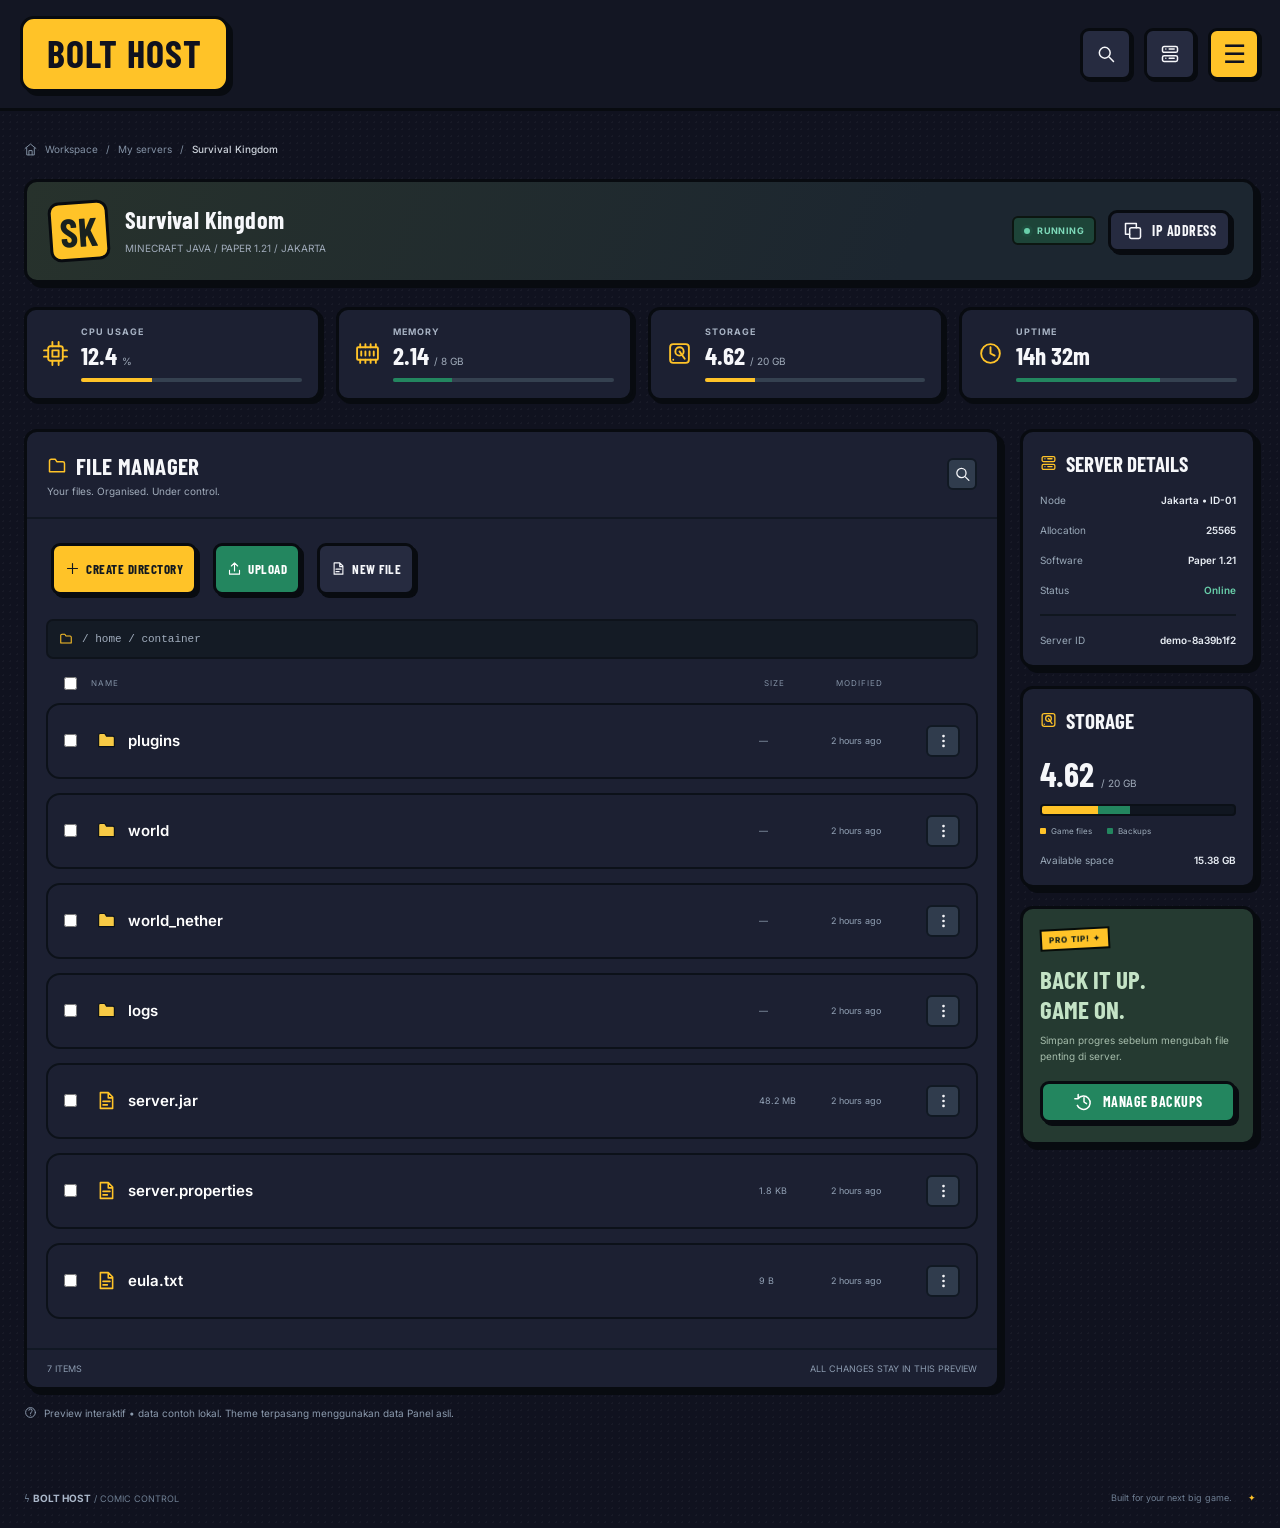
<file: web/index.html>
<!doctype html>
<html lang="id">
<head>
  <meta charset="utf-8"><meta name="viewport" content="width=device-width,initial-scale=1">
  <meta name="theme-color" content="#f7ca45"><meta name="description" content="Comic gaming control panel and guided Pterodactyl installer.">
  <title>BOLT HOST — Comic Control</title><link rel="icon" href="assets/bolt.svg" type="image/svg+xml">
  <link rel="stylesheet" href="style.css"><link rel="stylesheet" href="revision.css"><script src="app.js" defer></script>
</head>
<body>
  <aside class="sidebar">
    <a class="brand" href="#files"><span class="brand-icon">ϟ</span><span>BOLT<span class="brand-host">HOST</span><small>GAME ON. STAY IN CONTROL.</small></span></a>
    <div class="side-label">YOUR WORKSPACE</div>
    <button class="side-nav" data-page="overview" data-icon="grid">Overview</button>
    <button class="side-nav selected" data-page="files" data-icon="server">My servers <span class="count">03</span></button>
    <button class="side-nav" data-page="installer" data-icon="bolt">Auto installer <span class="tiny-tag">NEW</span></button>
    <div class="side-label lower">PREFERENCES</div>
    <button class="side-nav" data-action="brand" data-icon="settings">Brand settings</button>
    <button class="side-nav" data-action="help" data-icon="help">Quick guide</button>
    <div class="side-promo"><div class="promo-orbit">ϟ</div><span class="eyebrow">LESS SETUP. MORE PLAY.</span><h3>READY TO<br>LEVEL UP?</h3><p>Panel & Wings.<br>Satu wizard, semua siap.</p><button class="btn yellow" data-page="installer">LET’S INSTALL <span>↗</span></button></div>
    <div class="side-bottom"><span class="dot"></span> COMIC EDITION <span>01 / 26</span></div>
  </aside>
  <div class="workspace">
    <header class="topbar"><div class="top-title"><span class="mini-bolt">ϟ</span><span id="headerBrand">BOLT HOST</span><span class="mode-badge" id="modeBadge">PREVIEW</span></div><div class="header-actions"><button class="icon-btn" data-action="search" title="Search" aria-label="Search" data-icon="search"></button><button class="icon-btn" data-page="overview" title="Servers" aria-label="Servers" data-icon="server"></button><button class="icon-btn menu-toggle" data-action="right-menu" aria-label="Buka menu kanan" title="Menu">☰</button><button class="avatar" data-action="profile" aria-label="Profile">AD</button></div></header>
    <main id="main" tabindex="-1"></main>
    <footer class="footer"><span>ϟ <b>BOLT HOST</b> <span> / COMIC CONTROL</span></span><span>Built for your next big game. <i>✦</i></span></footer>
  </div>
  <dialog id="rightMenu" class="right-menu"><div class="right-menu-head"><strong>SERVER MENU</strong><button type="button" class="icon-btn" data-action="close-menu" aria-label="Tutup menu">×</button></div><div id="rightMenuBody"></div></dialog>
  <nav class="mobile-nav" aria-label="Navigasi utama"><button data-page="overview" data-icon="grid">Home</button><button data-page="files" data-icon="server">Servers</button><button data-page="installer" data-icon="bolt">Installer</button><button data-action="profile" data-icon="user">Profile</button></nav>
  <dialog id="modal"><form id="modalForm"><button type="button" class="close icon-btn" data-action="close" aria-label="Tutup">×</button><div id="modalContent"></div><div id="modalButtons" class="modal-actions"></div></form></dialog>
  <div id="toast" role="status" aria-live="polite"></div>
</body>
</html>
</file>
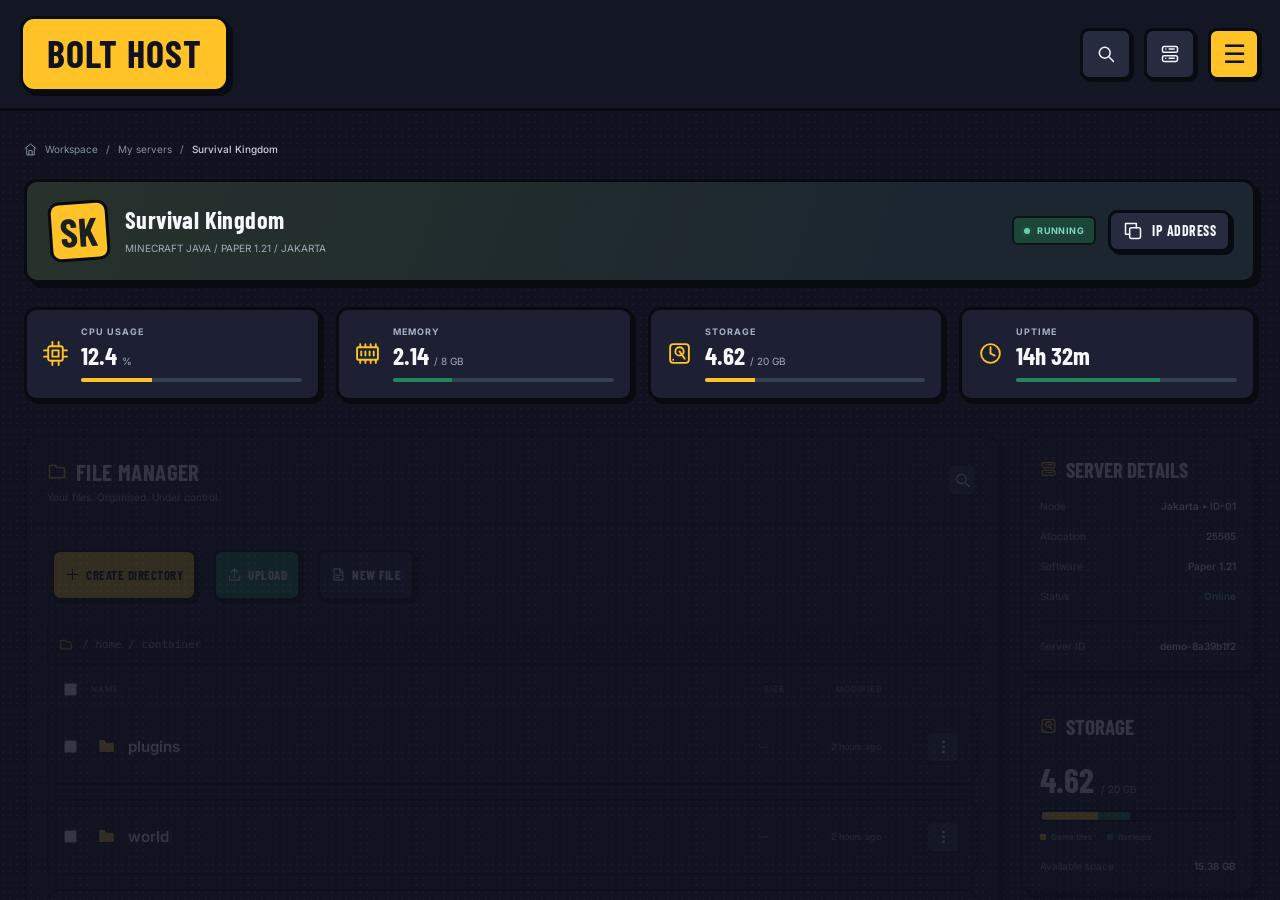
<file: PREVIEW.html>
<!doctype html><html lang="id"><meta charset="utf-8"><meta name="viewport" content="width=device-width,initial-scale=1"><meta http-equiv="refresh" content="0;url=web/index.html"><title>Open Comic Ptero Preview</title><body><a href="web/index.html">Buka preview dashboard & installer</a></body></html>
</file>
<file: web/style.css>
@font-face{font-family:Barlow;src:url('assets/BarlowCondensed-Bold.ttf')}@font-face{font-family:Inter;src:url('assets/Inter.ttf')}
:root{--bg:#10141c;--panel:#1b222e;--panel2:#242d3a;--yellow:#f7ca45;--green:#299c73;--green-light:#69cfaa;--text:#f6f7fa;--muted:#a0abba;--black:#080b10;--red:#ef6c74;--border:3px solid var(--black);--shadow:5px 5px 0 var(--black)}
*{box-sizing:border-box}html{scroll-behavior:smooth}body{margin:0;background:var(--bg);color:var(--text);font:14px Inter,Arial,sans-serif;background-image:radial-gradient(#ffffff09 1px,transparent 1px);background-size:7px 7px}button,input,select,textarea{font:inherit}button,a,input{ -webkit-tap-highlight-color:transparent}button,a{touch-action:manipulation}button{cursor:pointer}a{color:inherit;text-decoration:none}button:disabled{opacity:.48;cursor:not-allowed}button:focus-visible,a:focus-visible,input:focus-visible,textarea:focus-visible,select:focus-visible{outline:3px solid var(--yellow);outline-offset:4px}button{color:var(--text)}h1,h2,h3,h4,p{margin:0}h1,h2,h3,h4,.brand,.btn,.top-title{font-family:Barlow,'Arial Narrow',Impact,sans-serif}h1{font-size:52px;line-height:1;letter-spacing:.5px}h2{font-size:29px;letter-spacing:.4px}h3{font-size:24px}p{color:var(--muted);line-height:1.6}small{font-size:11px}svg{width:20px;height:20px;fill:none;stroke:currentColor;stroke-width:1.8;stroke-linecap:round;stroke-linejoin:round;flex-shrink:0}.sidebar{position:fixed;inset:0 auto 0 0;width:236px;padding:28px 20px 20px;background:#151b25;border-right:var(--border);display:flex;flex-direction:column;z-index:20}.brand{display:flex;align-items:center;background:var(--yellow);color:#10141c;border:var(--border);border-radius:12px;box-shadow:var(--shadow);padding:12px 10px;gap:5px;font-size:30px;line-height:.95;transform:rotate(-2deg);white-space:nowrap}.brand-icon{font-size:56px;line-height:1;transform:skew(-8deg)}.brand-host{font-weight:400}.brand small{display:block;font-family:Arial,sans-serif;font-size:7px;font-weight:900;margin-top:8px;letter-spacing:.7px}.side-label{font-size:9px;color:#7e8b9e;font-weight:800;letter-spacing:1.5px;margin:40px 12px 15px}.side-label.lower{margin-top:28px}.side-nav{display:flex;align-items:center;gap:12px;width:100%;padding:12px 11px;background:none;border:3px solid transparent;border-radius:10px;font-size:12px;font-weight:650;text-align:left;color:#a8b1c1;margin:3px 0;min-height:47px}.side-nav.selected{background:var(--yellow);border:var(--border);color:var(--black);box-shadow:3px 3px 0 var(--black)}.side-nav:hover:not(.selected){background:var(--panel2);color:white}.count{margin-left:auto;background:#111a22;color:var(--yellow);font-size:10px;border-radius:5px;padding:3px 5px}.tiny-tag{margin-left:auto;font-size:8px;background:#204c40;color:#8ae3b7;border-radius:4px;padding:4px}.side-promo{margin-top:auto;position:relative;overflow:hidden;border:var(--border);box-shadow:var(--shadow);border-radius:13px;background:radial-gradient(#53613f44 1px,transparent 1px),#232c28;background-size:5px 5px;padding:22px 15px 16px}.eyebrow{font-size:9px;letter-spacing:1.5px;font-weight:850;color:var(--yellow)}.side-promo h3{font-size:30px;line-height:.95;margin:13px 0 12px;color:var(--yellow)}.side-promo p{font-size:11px;line-height:1.6;margin-bottom:20px}.promo-orbit{position:absolute;right:-15px;top:20px;font:bold 135px Impact;line-height:1;color:#354b38;transform:rotate(12deg);z-index:0}.side-promo>*:not(.promo-orbit){position:relative}.side-promo .btn{width:100%;font-size:14px;padding:10px;justify-content:space-between;min-height:42px}.side-bottom{font-size:8px;font-weight:bold;letter-spacing:1px;display:flex;gap:6px;margin-top:22px;align-items:center;color:#8795a6}.side-bottom>span:last-child{margin-left:auto}.dot{width:6px;height:6px;display:inline-block;border-radius:50%;background:var(--green-light);box-shadow:0 0 0 3px #299c7318}.workspace{margin-left:236px}.topbar{height:89px;padding:0 38px;display:flex;align-items:center;justify-content:space-between;border-bottom:var(--border);background:#141922ee;gap:12px}.top-title{display:flex;align-items:center;gap:9px;font-size:21px;letter-spacing:1px;white-space:nowrap}.top-title b{color:var(--yellow)}.mini-bolt{font:bold 32px Impact;color:var(--yellow)}.mode-badge{font:800 8px Inter,Arial;letter-spacing:.5px;border:1px solid #515051;border-radius:4px;color:var(--muted);padding:5px 6px;margin-left:6px}.mode-badge.live{border-color:var(--green);color:var(--green-light)}.header-actions{display:flex;align-items:center;gap:10px}.icon-btn,.avatar{display:inline-flex;align-items:center;justify-content:center;min-width:44px;min-height:44px;padding:9px;border:var(--border);border-radius:9px;background:var(--panel2);box-shadow:2px 2px 0 var(--black);position:relative}.icon-btn:hover{background:#354153}.notification i{position:absolute;right:9px;top:9px;width:5px;height:5px;background:var(--yellow);border-radius:50%}.avatar{background:var(--green);font-weight:800;color:white}.btn{display:inline-flex;align-items:center;justify-content:center;gap:9px;border:var(--border);border-radius:9px;background:var(--panel2);box-shadow:3px 3px 0 var(--black);padding:11px 17px;min-height:45px;font-size:16px;letter-spacing:.5px;font-weight:700;transition:transform .15s,box-shadow .15s;white-space:nowrap}.btn.yellow{background:var(--yellow);color:#111820}.btn.green{background:var(--green);color:#fff}.btn.danger{background:#632d37;color:#ffb9bf}.btn:hover{transform:translate(-1px,-2px);box-shadow:5px 5px 0 var(--black)}.btn:active{transform:translate(3px,3px);box-shadow:none}.btn.small{padding:8px 12px;font-size:14px;min-height:38px}.btn.wide{width:100%}main{padding:28px 38px 10px;max-width:1530px;margin:auto;min-height:calc(100vh - 163px)}.breadcrumb{color:#8290a3;font-size:10px;display:flex;gap:8px;align-items:center;margin-bottom:23px}.breadcrumb svg{width:13px;height:13px}.breadcrumb b{color:#cdd3db;font-weight:500}.hero{display:flex;justify-content:space-between;align-items:center;gap:24px;margin-bottom:26px}.hero p{font-size:12px;margin-top:11px}.hero h1 span{color:var(--yellow)}.hero .eyebrow{display:block;margin-bottom:9px}.hero-sticker{margin:6px 13px 0 0;transform:rotate(7deg);background:var(--yellow);color:#17201d;border:var(--border);padding:12px 23px;box-shadow:5px 5px 0 #000;font-family:Barlow,Impact;text-align:center;font-size:17px;position:relative}.hero-sticker strong{font-size:30px;display:block;line-height:1}.hero-sticker:before{content:'✦';position:absolute;right:-17px;top:-23px;font:36px Arial;color:var(--green-light);text-shadow:2px 2px #000}.server-card{background:linear-gradient(110deg,#27322c,#1c2630 72%);border:var(--border);border-radius:13px;box-shadow:var(--shadow);padding:19px 22px;display:flex;align-items:center;gap:16px;position:relative;overflow:hidden}.server-avatar{background:var(--yellow);color:#19211e;font:40px Barlow,Impact;border:var(--border);border-radius:11px;min-width:60px;height:60px;display:grid;place-items:center;transform:rotate(-4deg)}.server-card h2{font-size:24px}.server-card p{font-size:10px;margin-top:6px}.server-name{flex:1}.pill{font-size:9px;letter-spacing:.4px;display:inline-flex;align-items:center;gap:7px;border:2px solid #0c1611;background:#1d4438;color:#7edaba;border-radius:6px;font-weight:700;padding:7px 10px;white-space:nowrap}.server-actions{display:flex;align-items:center;gap:12px}.stat-grid{display:grid;grid-template-columns:repeat(4,1fr);gap:15px;margin:19px 0}.stat{display:flex;align-items:center;gap:13px;padding:16px;border:var(--border);border-radius:12px;background:var(--panel);box-shadow:3px 3px 0 var(--black)}.stat>svg{color:var(--yellow);width:25px;height:25px}.stat label{font-size:9px;color:#a7b2c3;display:block;font-weight:700;letter-spacing:1px}.stat strong{display:block;font-family:Barlow,Impact;font-size:25px;margin-top:3px}.stat strong small{font:10px Inter,Arial;color:var(--muted)}.mini-meter{height:4px;border-radius:5px;background:#354150;margin-top:8px;overflow:hidden}.mini-meter i{height:100%;display:block;background:var(--yellow)}.mini-meter i.emerald{background:var(--green)}.stat>div{width:100%}.tabs{display:flex;overflow-x:auto;gap:4px;background:#181e28;border:var(--border);border-radius:11px;padding:7px;scrollbar-width:thin;scrollbar-color:#566042 #181e28;margin:25px 0 22px}.tab{border:2px solid transparent;background:none;color:#a8b3c3;white-space:nowrap;padding:10px 12px;border-radius:7px;display:flex;align-items:center;gap:6px;font-size:10px;font-weight:650;min-height:42px}.tab svg{width:14px;height:14px}.tab.active{background:var(--yellow);color:var(--black);border-color:var(--black);box-shadow:2px 2px 0 #000}.tab:hover:not(.active){background:var(--panel2);color:white}.content-grid{display:grid;grid-template-columns:minmax(0,1fr) 236px;gap:20px}.card{background:var(--panel);border:var(--border);border-radius:13px;box-shadow:var(--shadow);overflow:hidden;animation:pop .25s ease both}.card-head{display:flex;align-items:center;justify-content:space-between;gap:12px;padding:20px;border-bottom:2px solid #111722}.card-head h2{display:flex;gap:9px;align-items:center;font-size:23px}.card-head h2 svg{color:var(--yellow)}.sub-label{font-size:10px;color:var(--muted);margin-top:5px}.file-actions{display:flex;gap:8px;flex-wrap:wrap;padding:17px 19px 13px}.file-actions .btn{font-size:13px;padding:9px 11px;min-height:39px;gap:6px}.file-actions svg{width:15px;height:15px}.pathbar{display:flex;align-items:center;gap:9px;color:#a1adbd;font:11px ui-monospace,monospace;background:#141b25;border:2px solid #0e131b;border-radius:7px;margin:0 19px 15px;padding:11px}.pathbar svg{width:14px;height:14px;color:var(--yellow)}.pathbar .up{margin-left:auto;color:var(--yellow);border:0;background:none}.file-table{padding:0 19px 15px}.file-table-head,.file-row{display:grid;grid-template-columns:22px minmax(0,1fr) 62px 85px 34px;gap:10px;align-items:center}.file-table-head{font-size:8px;letter-spacing:1px;color:#8290a4;padding:0 13px 10px}.file-row{padding:9px 10px;min-height:53px;background:#222c3a;border:2px solid #0c1119;border-radius:8px;margin-bottom:7px;font-size:11px;transition:background .15s}.file-row:hover{background:#2b3748}.file-row input{accent-color:var(--yellow);width:13px;height:13px;margin:0}.file-name{display:flex;align-items:center;gap:11px;border:0;background:none;padding:3px 0;color:white;min-width:0;text-align:left;font-size:11px;font-weight:600;min-height:30px}.file-name span{overflow:hidden;text-overflow:ellipsis;white-space:nowrap}.file-name svg{width:21px;height:21px;color:var(--yellow)}.file-name svg.folder{fill:#f7ca45;stroke:#0a1018;stroke-width:1.3}.file-meta{font-size:9px;color:#92a1b5}.file-menu{min-width:30px;min-height:32px;box-shadow:none;border:2px solid #111923;background:#303c4d;padding:4px;border-radius:6px}.file-menu svg{width:17px}.file-summary{display:flex;justify-content:space-between;border-top:2px solid #111824;padding:13px 20px;font-size:9px;color:#8c9bb0}.rail{display:flex;flex-direction:column;gap:18px}.rail .card{padding:19px 17px}.rail h3{font-size:21px;display:flex;gap:9px;align-items:center}.rail h3 svg{color:var(--yellow);width:17px}.info-line{display:flex;justify-content:space-between;gap:6px;font-size:10px;margin-top:18px;color:#99a8b8}.info-line b{font-weight:600;color:#e8edf4;overflow-wrap:anywhere}.info-line b.green-text{color:var(--green-light)}.divider{height:2px;background:#10161f;margin:18px 0}.storage-number{font:34px Barlow,Impact;margin-top:20px}.storage-number span{font:10px Inter,Arial;color:var(--muted)}.storage-bar{height:12px;display:flex;border:2px solid #0b1017;border-radius:4px;background:#101620;overflow:hidden;margin:10px 0}.storage-bar i{background:var(--yellow);width:29%}.storage-bar i:nth-child(2){width:17%;background:var(--green)}.storage-key{display:flex;gap:15px;font-size:8px;color:#9caab9}.storage-key span:before{content:'';display:inline-block;width:6px;height:6px;margin-right:5px;border-radius:1px;background:var(--yellow)}.storage-key span:last-child:before{background:var(--green)}.tip-card{background:#253a31!important;position:relative}.tip-card .tip{display:inline-block;font-size:8px;font-weight:800;letter-spacing:1px;background:var(--yellow);color:#152119;padding:4px 7px;border:2px solid #070c09;transform:rotate(-3deg);margin-bottom:14px}.tip-card h3{font-size:25px;color:#c4e3c6}.tip-card p{font-size:10px;color:#a5bcab;margin-top:8px}.tip-card button{margin-top:17px}.footer{display:flex;justify-content:space-between;gap:15px;font-size:9px;color:#6e7e92;padding:28px 38px;max-width:1530px;margin:auto}.footer b{color:#aab7c9;font-size:10px}.footer i{color:var(--yellow);font-style:normal;margin-left:13px}.mobile-nav{display:none}.preview-note{font-size:10px;color:#8b9aad;margin:15px 0;display:flex;align-items:center;gap:7px}.preview-note svg{width:13px;height:13px}.empty{padding:45px 20px;text-align:center}.empty svg{width:38px;height:38px;color:var(--yellow);margin-bottom:14px}.empty p{margin:12px auto 22px;max-width:460px;font-size:12px}.terminal{background:#0c1118;border:var(--border);border-radius:11px;overflow:hidden}.terminal-head{background:#161e28;padding:13px 16px;border-bottom:2px solid #080b10;display:flex;align-items:center;gap:5px;font:10px ui-monospace,monospace;color:#8f9daf}.terminal-head i{width:7px;height:7px;border-radius:50%;background:#354252}.terminal-head i:first-child{background:var(--yellow)}.terminal-head i:nth-child(2){background:var(--green)}.terminal-head span{margin-left:9px}.terminal pre{white-space:pre-wrap;overflow-wrap:anywhere;overflow:auto;max-height:340px;min-height:235px;padding:18px;margin:0;color:#abd1ba;font:11px/1.8 ui-monospace,SFMono-Regular,monospace}.console-input{display:flex;align-items:center;padding:10px 18px;border-top:1px solid #283441;color:var(--yellow)}.console-input input{flex:1;background:none;border:0;color:white;padding:10px;min-width:0}.console-actions{display:flex;gap:10px;padding:18px}.overview-grid{display:grid;grid-template-columns:repeat(3,1fr);gap:20px}.overview-grid .card{padding:22px}.overview-grid h3{margin-top:20px}.overview-grid p{font-size:11px;margin:12px 0 22px}.install-banner{padding:29px;display:flex;align-items:center;justify-content:space-between;background:radial-gradient(#15271e1c 1px,transparent 1px),var(--yellow);background-size:5px 5px;border:var(--border);border-radius:14px;box-shadow:var(--shadow);color:#111b1c;margin-bottom:26px;position:relative;overflow:hidden}.install-banner .eyebrow{color:#43503a}.install-banner h1{font-size:43px;margin:9px 0}.install-banner p{color:#394332;font-size:11px;max-width:480px}.banner-bolt{font:bold 125px Impact;line-height:1;transform:rotate(12deg);margin-right:32px;color:#131d1b;text-shadow:5px 5px #e0b837}.install-layout{display:grid;grid-template-columns:212px minmax(0,1fr);gap:23px}.steps{padding:20px 15px;align-self:start}.steps h3{padding:0 7px 14px}.step{display:flex;align-items:center;gap:10px;padding:12px 5px;font-size:10px;color:#8491a6;position:relative}.step:before{position:absolute;content:'';width:2px;height:17px;background:#374153;left:20px;bottom:-8px}.step:last-child:before{display:none}.step-num{width:29px;height:29px;border:2px solid #0b1017;border-radius:8px;display:grid;place-items:center;background:#2a3442;font-size:11px;font-weight:bold;flex-shrink:0}.step.current{color:var(--yellow)}.step.current .step-num{background:var(--yellow);color:#141b20;box-shadow:2px 2px 0 #080b10}.step.done{color:var(--green-light)}.step.done .step-num{background:#235440;color:#92e2be}.wizard-content{padding:24px}.section-top{display:flex;justify-content:space-between;align-items:start;gap:12px;margin-bottom:22px}.section-top p{font-size:11px;margin-top:7px}.section-number{font:40px Barlow,Impact;color:#536272}.modes{display:grid;grid-template-columns:repeat(2,1fr);gap:11px}.mode{display:flex;align-items:center;text-align:left;gap:12px;border:var(--border);border-radius:10px;padding:15px 13px;background:#252e3c;min-height:75px;position:relative}.mode svg{color:var(--yellow);width:25px;height:25px}.mode strong{font-family:Barlow,Impact;display:block;font-size:19px;letter-spacing:.3px}.mode small{display:block;font-size:9px;color:#a9b5c8;margin-top:4px}.mode.active{border-color:var(--yellow);background:#343627;box-shadow:3px 3px 0 #080b10}.mode.active:after{content:'✓';position:absolute;right:9px;top:8px;color:var(--yellow);font-size:11px}.mode:first-child{grid-column:1/-1}.wizard-footer{display:flex;align-items:center;justify-content:space-between;gap:15px;border-top:2px solid #111824;padding-top:21px;margin-top:24px}.wizard-footer small{font-size:10px;color:var(--muted)}.form-grid{display:grid;grid-template-columns:1fr 1fr;gap:18px}.field{display:flex;flex-direction:column;gap:8px;font-size:11px;font-weight:600}.field.full{grid-column:1/-1}.field small{font-size:9px;font-weight:400;color:var(--muted);line-height:1.5}.field input,.field select,.field textarea{min-width:0;width:100%;min-height:46px;background:#111923;color:white;border:var(--border);border-radius:8px;padding:12px;font-size:12px}.field textarea{height:170px;resize:vertical;font-family:monospace}.input-action{display:flex;gap:7px}.input-action input{flex:1;width:40px}.input-action button{min-width:44px}.auto-features{display:grid;grid-template-columns:repeat(3,1fr);gap:10px;margin-top:23px}.auto-feature{font-size:9px;color:#c0cfc5;background:#1c342a;border:2px solid #0e1a14;border-radius:7px;padding:11px 8px;text-align:center}.auto-feature span{color:var(--green-light);margin-right:4px}.notice{font-size:11px;padding:14px;border:2px solid #493f25;border-radius:8px;background:#302e22;color:#e0cd90;line-height:1.6;margin:18px 0}.notice.error{background:#3a202a;border-color:#723741;color:#ffc4cd}.check-grid{display:grid;grid-template-columns:1fr 1fr;gap:10px}.check-item{background:#202c37;border:var(--border);padding:15px;border-radius:9px}.check-item label{display:block;color:#899db0;font-size:9px;letter-spacing:.7px}.check-item b{display:block;font-size:12px;margin-top:9px;overflow-wrap:anywhere}.check-item.good b{color:var(--green-light)}.progress-title{display:flex;align-items:end;justify-content:space-between;margin:22px 0 10px}.progress-title strong{font:35px Barlow,Impact;color:var(--yellow)}.progress-title span{font-size:11px;color:var(--muted)}.progress-track{height:16px;border:var(--border);background:#0e151e;border-radius:6px;overflow:hidden;margin-bottom:22px}.progress-track i{display:block;height:100%;background:linear-gradient(90deg,var(--yellow) 0%,#b3c85d 65%,var(--green) 100%);transition:width .5s ease}.checklist{display:grid;grid-template-columns:1fr 1fr;gap:12px;font-size:10px;padding:22px 0 0;color:#78889d}.checklist .done{color:var(--green-light)}.checklist .running{color:var(--yellow)}.success{text-align:center;padding:40px 20px}.success-mark{width:91px;height:91px;display:grid;place-items:center;border:4px solid #080b10;box-shadow:6px 6px #080b10;background:var(--green);font-size:54px;border-radius:24px;margin:0 auto 27px;transform:rotate(-5deg)}.success h1{font-size:40px;color:var(--yellow)}.success p{font-size:12px;margin:15px auto 20px;max-width:450px}.success .modal-actions{justify-content:center;flex-wrap:wrap}.success-details{text-align:left;max-width:480px;margin:20px auto;padding:14px;background:#111a23;border:var(--border);border-radius:9px;font-size:11px;line-height:1.8;overflow-wrap:anywhere}.success-details .field{margin-top:12px}dialog{color:var(--text);background:var(--panel);border:4px solid var(--black);box-shadow:8px 8px 0 #000;border-radius:17px;padding:28px;width:min(540px,calc(100% - 28px));max-height:90dvh;overflow-y:auto}dialog::backdrop{background:#04080dd9;backdrop-filter:blur(5px)}dialog h2{font-size:30px;margin:8px 36px 15px 0}dialog p{font-size:12px;margin:10px 0 18px}.close{position:absolute;right:15px;top:15px;font-size:23px;min-height:35px;min-width:35px;padding:0}.modal-actions{display:flex;gap:10px;justify-content:flex-end;margin-top:25px}.modal-actions .btn{white-space:normal}.modal-content-icon{color:var(--yellow)}.modal-content-icon svg{width:40px;height:40px}#toast{position:fixed;right:25px;bottom:25px;padding:15px 20px;max-width:350px;background:var(--yellow);border:var(--border);border-radius:9px;color:#101820;box-shadow:var(--shadow);font-size:12px;font-weight:650;transform:translateY(130px);opacity:0;transition:.2s;z-index:100}#toast.show{transform:translateY(0);opacity:1}.hidden{display:none!important}.green-text{color:var(--green-light)}.spin{animation:spin 1.2s linear infinite}.button-row{display:flex;gap:10px;flex-wrap:wrap}.activity-line{display:flex;gap:15px;border-bottom:1px solid #354050;padding:20px;color:#a8b7c7;font-size:12px}.activity-line svg{color:var(--green-light)}.activity-line small{margin-left:auto;color:#7c8b9f}code{font-family:ui-monospace,monospace;font-size:11px;color:var(--yellow);overflow-wrap:anywhere}.panel-pad{padding:23px}.setting-row{display:flex;justify-content:space-between;align-items:center;padding:20px;border-bottom:1px solid #303b49}.setting-row p{font-size:10px}.setting-row h3{font-size:20px}.setting-row input{accent-color:var(--green);width:20px;height:20px}
@keyframes pop{from{opacity:0;transform:translateY(7px)}to{opacity:1;transform:none}}@keyframes spin{to{transform:rotate(360deg)}}
@media(min-width:1550px){main{padding-top:36px}.hero h1{font-size:59px}.file-row{min-height:60px}.file-actions .btn{font-size:15px}}
@media(max-width:1200px){.sidebar{width:207px;padding:25px 15px}.workspace{margin-left:207px}.brand{font-size:25px}.brand small{font-size:6px}.topbar{padding:0 25px}main{padding:25px 25px 10px}.content-grid{grid-template-columns:minmax(0,1fr) 205px}.rail .card{padding:16px 13px}.file-table-head,.file-row{grid-template-columns:20px minmax(0,1fr) 48px 30px}.file-date{display:none}.stat{gap:9px;padding:13px}.tab{padding:9px 11px}.install-layout{grid-template-columns:190px minmax(0,1fr)}}
@media(max-width:1020px){.content-grid{grid-template-columns:1fr}.rail{display:grid;grid-template-columns:repeat(3,1fr)}.rail .info-line{font-size:9px}.side-promo{padding:18px 12px}.hero h1{font-size:43px}.hero-sticker{padding:10px 15px}.server-actions .btn span{display:none}.overview-grid{grid-template-columns:1fr}.install-layout{grid-template-columns:1fr}.steps{display:flex;gap:6px;overflow-x:auto;padding:12px}.steps h3{display:none}.step{white-space:nowrap;gap:6px;padding:5px}.step:before{display:none}.stat-grid{gap:10px}.stat strong{font-size:23px}.stat>svg{width:20px}.hero-sticker strong{font-size:25px}.wizard-content{padding:20px}}
@media(max-width:760px){.sidebar{display:none}.workspace{margin-left:0}.topbar{height:73px;padding:0 17px}.top-title{font-size:19px;gap:6px}.header-actions{gap:6px}.header-actions .icon-btn{min-width:37px;min-height:39px;padding:7px}.header-actions .icon-btn[data-page]{display:none}.avatar{min-width:39px;min-height:39px;font-size:11px}.mode-badge{font-size:7px;padding:4px;margin-left:2px}main{padding:22px 16px 12px;min-height:calc(100dvh - 190px)}.hero{gap:8px;margin-bottom:23px}.hero h1{font-size:43px}.hero p{font-size:10px;max-width:260px}.hero-sticker{margin-right:4px;padding:9px 12px;font-size:12px}.hero-sticker strong{font-size:22px}.breadcrumb{font-size:9px;margin-bottom:21px}.server-card{padding:15px 12px;gap:11px;flex-wrap:wrap}.server-avatar{min-width:50px;height:50px;font-size:33px}.server-card h2{font-size:21px}.server-card p{font-size:8px}.server-actions{margin-left:auto;gap:8px}.server-actions .btn{font-size:13px;padding:8px;min-height:36px}.pill{font-size:8px;padding:6px 8px}.stat-grid{grid-template-columns:repeat(2,1fr);gap:12px;margin:16px 0}.stat{padding:13px 15px;gap:14px}.stat>svg{width:23px}.stat strong{font-size:27px}.stat label{font-size:8px}.tabs{margin:21px 0 18px;border-radius:10px}.tab{font-size:11px;padding:9px 13px}.content-grid{gap:20px}.rail{grid-template-columns:1fr 1fr;gap:14px}.rail .card:last-child{grid-column:1/-1}.rail .tip-card{display:none}.card-head{padding:17px 14px}.card-head h2{font-size:23px}.file-actions{padding:14px 11px 12px;gap:6px;display:grid;grid-template-columns:1.3fr 1fr 1fr}.file-actions .btn{font-size:12px;padding:9px 5px;gap:4px}.file-actions .btn svg{width:13px;height:13px}.file-table{padding:0 10px 12px}.pathbar{margin:0 11px 15px;font-size:10px}.file-row{gap:6px;padding:9px 7px;grid-template-columns:17px minmax(0,1fr) 44px 30px}.file-table-head{grid-template-columns:17px minmax(0,1fr) 44px 30px;gap:6px;padding-left:7px;padding-right:7px}.file-name{font-size:10px;gap:8px}.file-meta{font-size:8px}.file-name svg{width:20px}.file-summary{font-size:8px;padding:12px 14px}.footer{padding:17px 17px 94px;font-size:8px}.footer>span:last-child{display:none}.mobile-nav{display:flex;position:fixed;bottom:0;left:0;right:0;z-index:25;border-top:3px solid #05080c;background:#151d29f5;backdrop-filter:blur(10px);padding:7px 10px max(9px,env(safe-area-inset-bottom));justify-content:space-around}.mobile-nav button{display:flex;flex-direction:column;align-items:center;gap:5px;padding:5px 15px;background:none;border:0;color:#92a3b9;font-size:9px;min-height:46px}.mobile-nav button.active{color:var(--yellow)}.mobile-nav svg{width:21px;height:21px}.install-banner{padding:24px 18px;margin-bottom:20px}.install-banner h1{font-size:36px}.install-banner p{font-size:10px;max-width:260px}.banner-bolt{font-size:85px;margin-right:0}.install-banner .eyebrow{font-size:8px}.wizard-content{padding:18px 14px}.modes{gap:9px}.mode{padding:13px 10px;gap:9px}.mode strong{font-size:17px}.mode small{font-size:8px}.mode svg{width:20px;height:20px}.form-grid{grid-template-columns:1fr;gap:16px}.field.full{grid-column:1}.auto-features{grid-template-columns:1fr 1fr}.check-grid{grid-template-columns:1fr 1fr}.check-item{padding:13px 10px}.check-item b{font-size:10px}.success{padding:35px 8px}.success h1{font-size:35px}.checklist{font-size:9px;gap:12px}.terminal pre{font-size:10px}.wizard-footer{gap:10px}.wizard-footer .btn{font-size:14px;padding:10px 13px}.wizard-footer small{font-size:9px}.section-top h2{font-size:25px}.section-top p{font-size:10px}#toast{bottom:87px;right:15px;left:15px;max-width:none}.success .modal-actions .btn{flex:1}.success .modal-actions{gap:10px}.top-title .mini-bolt{font-size:28px}}
@media(max-width:380px){.hero-sticker{display:none}.hero h1{font-size:43px}.top-title{font-size:17px}.header-actions{gap:5px}.top-title .mode-badge{display:none}.server-actions{width:100%;justify-content:space-between}.file-actions .btn{font-size:11px}.file-actions .btn svg{display:none}.file-table-head,.file-row{grid-template-columns:16px minmax(0,1fr) 30px}.file-size{display:none}}
@media(prefers-reduced-motion:reduce){*,*:before,*:after{animation:none!important;transition:none!important;scroll-behavior:auto!important}}
/* Compact consent control; keep labels and actions comfortable on phones. */
.field input[type="checkbox"]{width:19px;min-width:19px;height:19px;min-height:19px;accent-color:var(--green);vertical-align:middle;margin:0 8px 0 0;padding:0}
.field>span:has(input[type="checkbox"]){display:flex;align-items:center;flex-wrap:wrap;gap:4px;line-height:1.7}
.field>span a{text-decoration:underline;text-underline-offset:3px;color:var(--yellow)}
@media(max-height:850px) and (min-width:761px){.side-promo{padding:14px 12px}.side-promo h3{font-size:25px;margin:10px 0}.side-promo p{margin-bottom:12px}.side-label{margin-top:28px}.side-label.lower{margin-top:15px}.side-bottom{margin-top:15px}}
@media(max-width:760px){.file-actions .btn{min-height:44px}.file-name{min-height:35px}.file-menu{min-height:36px}}
</file>
<file: web/revision.css>
:root{--bg:#10121f;--panel:#1c2032;--panel2:#262b40;--yellow:#ffc328;--green:#23865f}
.sidebar,.mobile-nav{display:none!important}.workspace{margin:0!important}.topbar{height:auto;min-height:94px;padding:16px max(20px,calc((100vw - 1392px)/2));gap:20px;background:#131623}.top-title{min-width:0;flex:1}.top-title .mini-bolt,.top-title .mode-badge{display:none}#headerBrand{display:block;background:var(--yellow);color:#10121f;font-size:38px;font-weight:bold;line-height:1.1;padding:14px 24px;border:3px solid #080b10;border-radius:14px;box-shadow:4px 4px 0 #080b10;overflow-wrap:anywhere;white-space:normal}.header-actions{gap:12px}.header-actions .icon-btn{width:52px;height:52px}.menu-toggle{order:10;background:var(--yellow);color:#10121f;font-size:26px}.avatar{display:none}main{max-width:1440px;margin:auto;padding:32px 24px;min-height:calc(100vh - 180px)}.footer{max-width:1440px;margin:auto;padding:24px}.hero{display:none}.server-card{margin-bottom:24px}.tabs{display:none}.stat-grid{margin-bottom:28px}.file-row{min-height:76px;border-radius:14px;margin-bottom:14px;background:#1c2032;padding:16px}.file-name{font-size:15px}.file-actions{padding:24px;gap:16px}.file-actions .btn{min-height:52px}.right-menu{margin:0 0 0 auto;position:fixed;inset:0 0 0 auto;max-width:none;max-height:none;width:min(88vw,390px);height:100dvh;border:0;border-left:3px solid #080b10;border-radius:0;background:var(--bg);color:var(--text);padding:0;box-shadow:-6px 0 0 #0009}.right-menu::backdrop{background:#000b;backdrop-filter:blur(5px)}.right-menu-head{display:flex;gap:14px;align-items:center;justify-content:space-between;padding:22px 20px;background:var(--yellow);color:#10121f;font:700 26px Barlow,Arial;border-bottom:3px solid #080b10}.right-menu-head button{color:var(--yellow);font-size:24px}#rightMenuBody{padding:22px 20px 36px;display:flex;flex-direction:column;gap:16px}.drawer-link{display:flex;align-items:center;gap:16px;width:100%;padding:16px 18px;min-height:60px;border:3px solid #080b10;border-radius:14px;background:#1c2032;color:white;box-shadow:4px 4px 0 #080b10;font-size:14px;font-weight:750;text-transform:uppercase;text-align:left;line-height:1.5;overflow-wrap:anywhere}.drawer-link svg{flex-shrink:0}.drawer-link.active,.drawer-link.tone-yellow{background:var(--yellow);color:#10121f}.drawer-link.tone-green{background:var(--green)}.drawer-link b{margin-left:auto}#rightMenuBody hr{width:100%;border:0;border-top:2px dashed #34394b;margin:12px 0}.drawer-caption{font-size:12px;line-height:1.5;color:#b8c1d1;font-weight:700;letter-spacing:.8px;text-transform:uppercase}.admin-heading{display:flex;justify-content:space-between;align-items:center;gap:20px;margin-bottom:24px}.admin-heading h1{font-size:44px;margin:12px 0}.admin-link-grid{display:grid;grid-template-columns:1fr 1fr;gap:24px;margin:24px 0}.admin-link-grid .field+.field{margin-top:20px}.link-enable{display:flex;align-items:center;gap:8px;font-size:13px}.link-enable input{accent-color:var(--green);width:18px;height:18px}.settings-save{display:flex;justify-content:space-between;align-items:center;gap:20px}.notice{line-height:1.7}#toast{bottom:24px}
@media(max-width:760px){.topbar{padding:12px;min-height:80px;gap:8px}.top-title{width:auto}#headerBrand{font-size:clamp(22px,5.5vw,30px);padding:12px;letter-spacing:.3px}.header-actions{gap:8px}.header-actions .icon-btn{min-width:44px;width:44px;height:48px}.header-actions .notification{display:none}main{padding:24px 16px}.content-grid{display:block}.rail{display:none}.stat-grid{display:none}.server-card{padding:18px 14px}.server-card p{font-size:10px}.server-actions .btn{min-height:40px}.breadcrumb{font-size:11px;line-height:1.6}.file-actions{padding:18px;display:flex;flex-wrap:wrap;gap:14px}.file-actions .btn{font-size:16px;padding:14px;min-height:52px}.file-actions .btn:nth-child(-n+2){width:100%}.file-table-head{display:none}.file-row{min-height:74px;padding:14px 10px;grid-template-columns:20px minmax(0,1fr) 30px;gap:12px;margin-bottom:14px}.file-meta,.file-date{display:none}.file-name{font-size:14px;gap:12px}.file-name svg{width:24px;height:24px}.pathbar{padding:18px 12px;font-size:12px;overflow-wrap:anywhere}.footer{padding:24px 16px}.admin-heading h1{font-size:36px}.admin-heading .pill{display:none}.admin-link-grid{grid-template-columns:1fr;gap:22px}.settings-save{align-items:stretch;flex-direction:column}.preview-note{line-height:1.7}.file-summary{font-size:9px;gap:12px}}

#headerBrand{max-width:100%;white-space:nowrap;overflow:hidden;text-overflow:ellipsis;transform:none}
@media(max-width:760px){.topbar{display:grid;grid-template-columns:minmax(0,1fr) auto;gap:9px}.top-title{min-width:0}#headerBrand{font-size:clamp(21px,5.6vw,29px);padding:12px}.overview-grid .card{border-radius:17px}.overview-grid .server-avatar{background:var(--yellow);color:#111420;transform:none}input,textarea,select{font-size:16px}}
@media(prefers-reduced-motion:no-preference){.overview-grid .card,.admin-link-grid .card{animation:pop .32s ease-out both}.overview-grid .card:nth-child(2),.admin-link-grid .card:nth-child(2){animation-delay:35ms}.right-menu[open] .drawer-link{animation:pop .22s ease-out both}}
</file>
